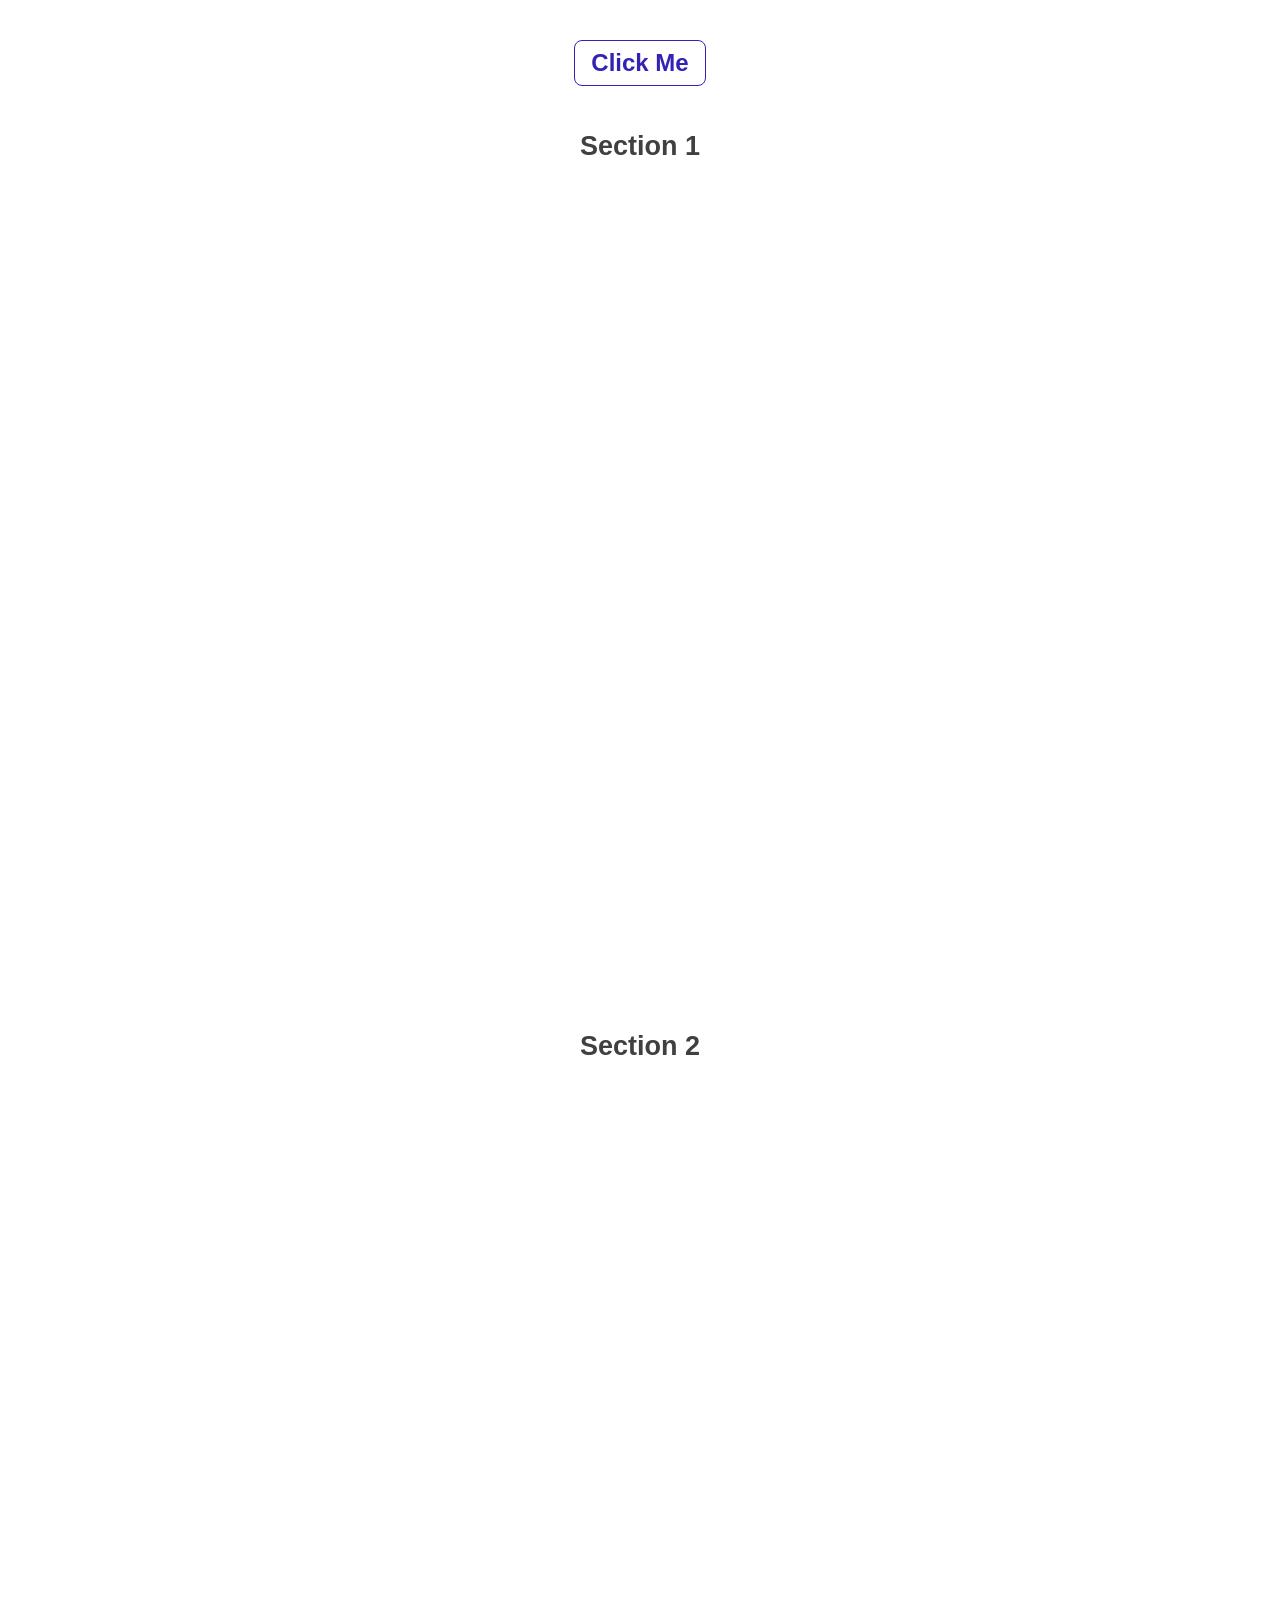
<file: docs/01_basic/index.html>
<!DOCTYPE html>
<html lang="en">
  <head>
    <meta charset="UTF-8">
    <meta name="viewport" content="width=device-width, initial-scale=1.0">
    <title>Programmatic Scroll Promises - 01 Basic</title>
    <link rel="stylesheet" href="../base.css">
    <link rel="stylesheet" href="./style.css">
  </head>
  <body>
    <main class="content">
      <button type="button" id="scrollButton" class="scroll-button">
        Click Me
      </button>
      <section>
        <h1>Section 1</h1>
      </section>
      <section id="section2">
        <h1>Section 2</h1>
      </section>
    </main>

    <script>
    const scrollButton = document.querySelector("#scrollButton");
    const target = document.querySelector("#section2");

    scrollButton.addEventListener("click", async () => {
      // awaitでスクロールの完了を待つ
      await window.scrollTo({
        top: target.offsetTop,
        behavior: "smooth",
      });
      // スクロールが完了したらalertを出す
      window.alert("scroll end!");
    });
    </script>
  </body>
</html>
</file>
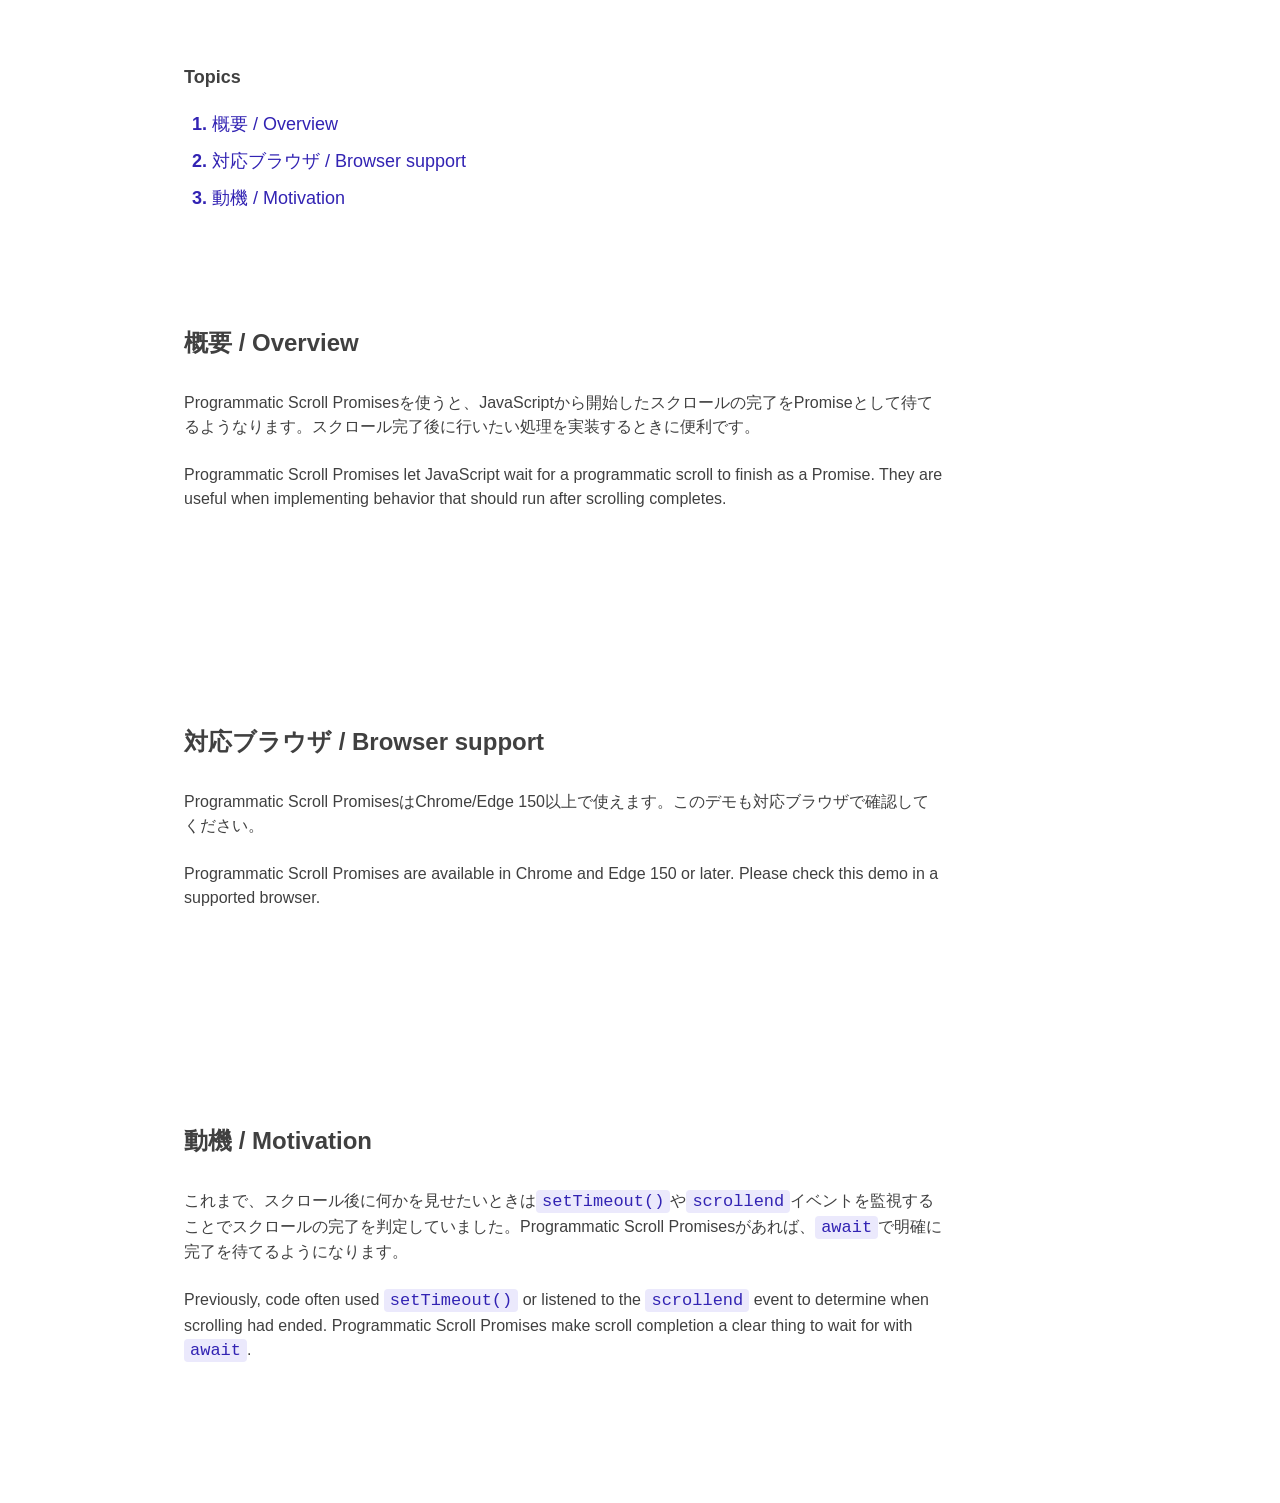
<file: docs/02_highlight/index.html>
<!DOCTYPE html>
<html lang="ja">
  <head>
    <meta charset="UTF-8">
    <meta name="viewport" content="width=device-width, initial-scale=1.0">
    <title>Programmatic Scroll Promises - 02 Highlight</title>
    <link rel="stylesheet" href="../base.css">
    <link rel="stylesheet" href="./style.css">
  </head>
  <body>
    <main class="content">
      <nav class="toc" aria-label="Topics">
        <p class="toc-title">Topics</p>
        <ol class="topic-list">
          <li><a href="#overview" class="topic-link"> 概要 / Overview </a></li>
          <li>
            <a href="#browsers" class="topic-link">
              対応ブラウザ / Browser support
            </a>
          </li>
          <li>
            <a href="#motivation" class="topic-link"> 動機 / Motivation </a>
          </li>
        </ol>
      </nav>

      <article class="article">
        <section id="overview" class="article-section">
          <h2 class="section-title">概要 / Overview</h2>
          <div class="section-body">
            <p>
              Programmatic Scroll
              Promisesを使うと、JavaScriptから開始したスクロールの完了をPromiseとして待てるようなります。スクロール完了後に行いたい処理を実装するときに便利です。
            </p>
            <p>
              Programmatic Scroll Promises let JavaScript wait for a
              programmatic scroll to finish as a Promise. They are useful when
              implementing behavior that should run after scrolling completes.
            </p>
          </div>
        </section>

        <section id="browsers" class="article-section">
          <h2 class="section-title">対応ブラウザ / Browser support</h2>
          <div class="section-body">
            <p>
              Programmatic Scroll PromisesはChrome/Edge
              150以上で使えます。このデモも対応ブラウザで確認してください。
            </p>
            <p>
              Programmatic Scroll Promises are available in Chrome and Edge 150
              or later. Please check this demo in a supported browser.
            </p>
          </div>
        </section>

        <section id="motivation" class="article-section">
          <h2 class="section-title">動機 / Motivation</h2>
          <div class="section-body">
            <p>
              これまで、スクロール後に何かを見せたいときは<code
                >setTimeout()</code
              >や<code
                >scrollend</code
              >イベントを監視することでスクロールの完了を判定していました。Programmatic
              Scroll Promisesがあれば、<code
                >await</code
              >で明確に完了を待てるようになります。
            </p>
            <p>
              Previously, code often used <code>setTimeout()</code> or listened
              to the <code>scrollend</code> event to determine when scrolling
              had ended. Programmatic Scroll Promises make scroll completion a
              clear thing to wait for with <code>await</code>.
            </p>
          </div>
        </section>
      </article>
    </main>

    <script>
    const topicLinks = document.querySelectorAll(".topic-link");
    const highlightedClass = "is-highlighted";

    const highlightTitle = (section) => {
      const currentTitle = document.querySelector(`.${highlightedClass}`);
      currentTitle?.classList.remove(highlightedClass);

      const title = section.querySelector(".section-title");
      title.classList.add(highlightedClass);
    };

    topicLinks.forEach((link) => {
      link.addEventListener("click", async (event) => {
        event.preventDefault();

        const section = document.querySelector(link.hash);
        await window.scrollTo({
          top: section.offsetTop,
          behavior: "smooth",
        });
        // スクロール後にハイライト
        highlightTitle(section);
      });
    });
    </script>
  </body>
</html>
</file>
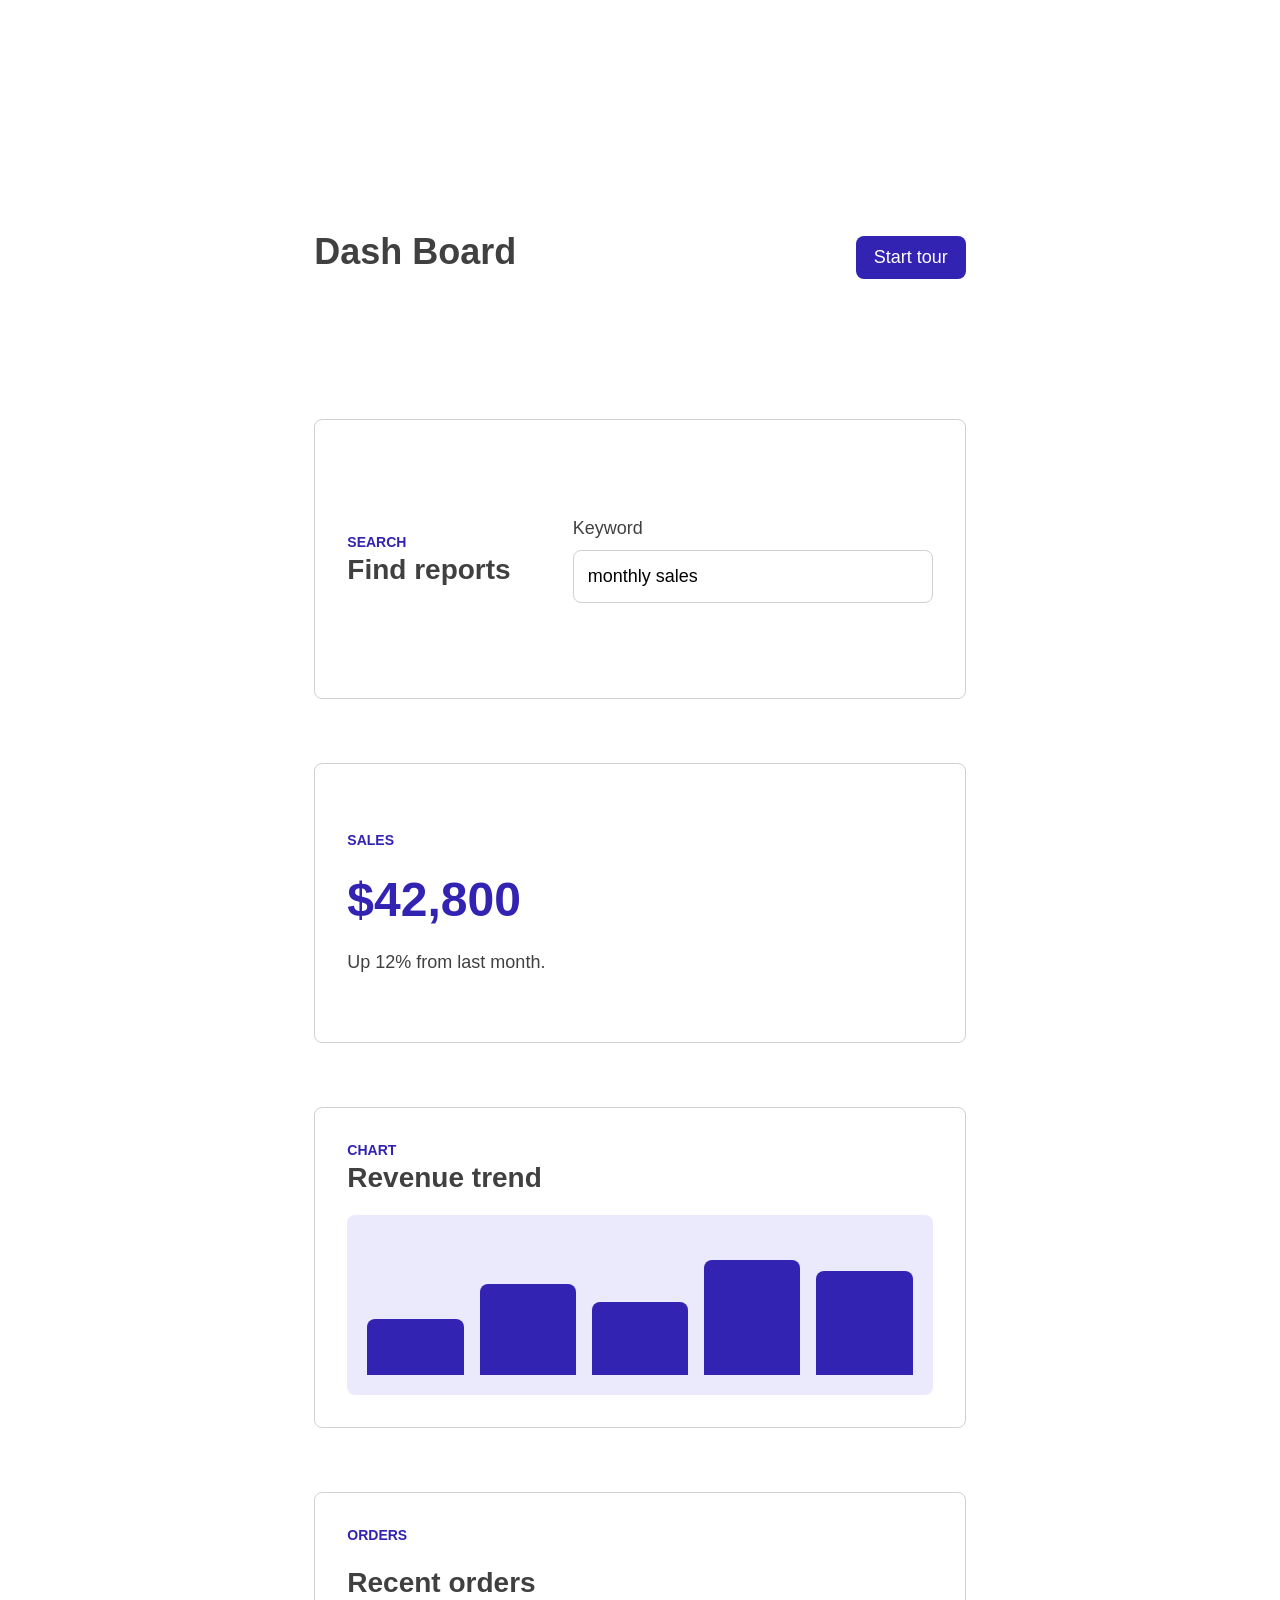
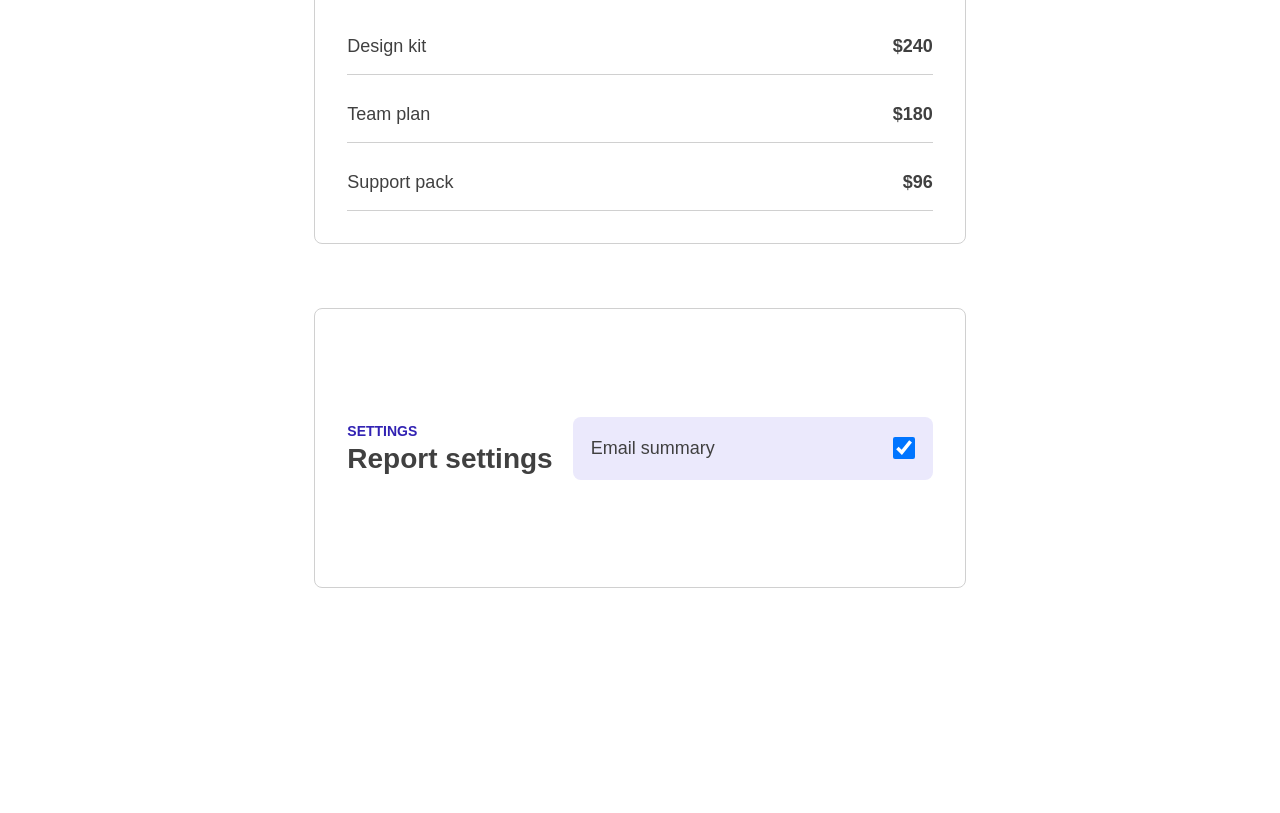
<file: docs/03_tour/index.html>
<!DOCTYPE html>
<html lang="en">
  <head>
    <meta charset="UTF-8">
    <meta name="viewport" content="width=device-width, initial-scale=1.0">
    <title>Programmatic Scroll Promises - 03 Tour</title>
    <link rel="stylesheet" href="../base.css">
    <link rel="stylesheet" href="./style.css">
  </head>
  <body>
    <main>
      <header class="header">
        <h1>Dash Board</h1>
        <button type="button" id="startTourButton" class="primary-button">
          Start tour
        </button>
      </header>
      <div class="dashboard">
        <section id="search" class="panel search-panel" data-tour-target>
          <div>
            <p class="panel-label">Search</p>
            <h2>Find reports</h2>
          </div>
          <label class="search-box">
            <span>Keyword</span>
            <input type="search" value="monthly sales">
          </label>
        </section>

        <section id="sales" class="panel metric-panel" data-tour-target>
          <p class="panel-label">Sales</p>
          <h2>$42,800</h2>
          <p>Up 12% from last month.</p>
        </section>

        <section id="chart" class="panel chart-panel" data-tour-target>
          <div>
            <p class="panel-label">Chart</p>
            <h2>Revenue trend</h2>
          </div>
          <div class="bar-chart" aria-label="Revenue chart">
            <span style="height: 40%"></span>
            <span style="height: 65%"></span>
            <span style="height: 52%"></span>
            <span style="height: 82%"></span>
            <span style="height: 74%"></span>
          </div>
        </section>

        <section id="orders" class="panel order-panel" data-tour-target>
          <p class="panel-label">Orders</p>
          <h2>Recent orders</h2>
          <ul class="order-list">
            <li><span>Design kit</span><strong>$240</strong></li>
            <li><span>Team plan</span><strong>$180</strong></li>
            <li><span>Support pack</span><strong>$96</strong></li>
          </ul>
        </section>

        <section id="settings" class="panel settings-panel" data-tour-target>
          <div>
            <p class="panel-label">Settings</p>
            <h2>Report settings</h2>
          </div>
          <label class="switch-row">
            <span>Email summary</span>
            <input type="checkbox" checked>
          </label>
        </section>
      </div>
    </main>

    <dialog id="tourPanel" class="tour-panel">
      <button
        type="button"
        id="closeButton"
        class="close-button"
        aria-label="Close tour"
      >
        <img src="./images/icon-close.svg" alt="">
      </button>
      <p id="tourProgress" class="tour-progress"></p>
      <p id="tourMessage" class="tour-message"></p>
      <div class="tour-actions">
        <button type="button" id="backButton" class="secondary-button">
          Back
        </button>
        <button type="button" id="nextButton" class="primary-button">
          Next
        </button>
      </div>
    </dialog>

    <script src="./script.js"></script>
  </body>
</html>
</file>
<file: docs/base.css>
:root {
  --color-primary: #3223b3;
  --color-secondary: #7c71f6;
  --color-primary-light: #ebe9fc;
  --color-text: #404040;
  --color-text-muted: #808080;
  --color-border: #d0d0d0;
  --color-white: #ffffff;
  --color-red: #ff0066;
  --color-secondary-hover: color-mix(
    var(--color-secondary) 30%,
    var(--color-white) 70%
  );
  --color-primary-hover: color-mix(
    var(--color-primary) 80%,
    var(--color-white) 20%
  );
}

* {
  &,
  &::before,
  &::after {
    margin: 0;
    padding: 0;
    box-sizing: border-box;
  }
}

body {
  font-size: 18px;
  line-height: 1.5;
  font-family:
    "Helvetica Neue", Arial, "Hiragino Kaku Gothic ProN", "Hiragino Sans",
    "Noto Sans JP", sans-serif;
  color: var(--color-text);
  display: flex;
  justify-content: center;
  background-color: var(--color-white);
}

button {
  cursor: pointer;
}
</file>
<file: docs/01_basic/style.css>
.content {
  display: grid;
  justify-items: center;
  width: 100%;
  padding: 40px;
}

button {
  border: solid 1px var(--color-primary);
  background: var(--color-white);
  padding: 8px 16px;
  font-size: 24px;
  color: var(--color-primary);
  font-weight: bold;
  border-radius: 8px;
  transition: background 0.2s;

  &:hover {
    background: var(--color-secondary-hover);
  }
}

section {
  height: 100vh;
  width: 100%;
  padding: 40px;
}

h1 {
  text-align: center;
}

.message {
  font-size: 40px;
  color: var(--color-red);
  text-align: center;
  margin-top: 40px;
}
</file>
<file: docs/02_highlight/style.css>
.content {
  width: min(100%, 960px);
  padding: 40px 24px 80px;
}

.toc {
  padding: 24px 0 56px;
}

.toc-title {
  font-weight: bold;
}

.topic-list {
  display: grid;
  gap: 10px;
  margin-top: 20px;
  padding-left: 28px;

  li::marker {
    color: var(--color-primary);
    font-weight: bold;
  }

  @media (width <= 480px) {
    font-size: 16px;
  }
}

.topic-link {
  color: var(--color-primary);
  text-decoration: none;
  border-bottom: 1px solid transparent;
  transition: border 0.2s;

  &:hover {
    border-color: var(--color-primary);
  }
}

.article {
  display: grid;
  gap: 96px;
}

.article-section {
  padding: 60px 0;
}

.section-title {
  position: relative;
  display: inline;
  font-size: 24px;
  line-height: 1.25;
  isolation: isolate;

  &::after {
    position: absolute;
    z-index: -1;
    left: 0;
    bottom: -4px;
    background-color: #ffeb3b;
    content: "";
    transform: scaleX(0);
    transform-origin: left center;
    width: 100%;
    height: 6px;
  }

  &.is-highlighted::after {
    animation: title-highlight 0.3s ease-out forwards;
  }

  @media (width <= 480px) {
    font-size: 18px;
  }
}

.section-body {
  display: grid;
  gap: 24px;
  max-width: 760px;
  margin-top: 32px;
  font-size: 16px;

  p {
    overflow-wrap: anywhere;
  }
}

code {
  padding: 2px 6px;
  border-radius: 4px;
  background-color: var(--color-primary-light);
  color: var(--color-primary);
  font-family: "SFMono-Regular", Consolas, "Liberation Mono", monospace;
  font-size: 17px;
}

@keyframes title-highlight {
  from {
    transform: scaleX(0);
  }

  to {
    transform: scaleX(1);
  }
}
</file>
<file: docs/03_tour/style.css>
main {
  padding: calc(100vh * 0.25) 40px;
}

.dashboard {
  display: grid;
  gap: 64px;
}

.header {
  display: grid;
  gap: 16px;
  grid-template-columns: 1fr auto;
  margin-bottom: 140px;
  align-items: end;
}

.panel-label,
.tour-progress {
  color: var(--color-primary);
  font-size: 14px;
  font-weight: bold;
  text-transform: uppercase;
}

button,
input {
  font: inherit;
  height: fit-content;
}

.primary-button,
.secondary-button {
  padding: 8px 18px;
  border-radius: 8px;
  transition: background 0.2s;
  width: 100%;
}

.primary-button {
  border: none;
  color: var(--color-white);
  background-color: var(--color-primary);

  &:disabled {
    cursor: no-drop;
    background-color: var(--color-text-muted);
  }

  @media (any-hover: hover) {
    &:not(:disabled):hover {
      background-color: var(--color-primary-hover);
    }
  }
}

.secondary-button {
  border: 1px solid var(--color-primary);
  color: var(--color-primary);
  background-color: var(--color-white);

  &:disabled {
    border: 1px solid var(--color-text-muted);
    color: var(--color-text-muted);
    cursor: no-drop;
  }

  @media (any-hover: hover) {
    &:not(:disabled):hover {
      background-color: var(--color-secondary-hover);
    }
  }
}

.panel {
  display: grid;
  gap: 20px;
  min-height: 280px;
  padding: 32px;
  border: 1px solid var(--color-border);
  border-radius: 8px;
  background-color: var(--color-white);
  transition:
    border-color 0.2s,
    box-shadow 0.2s;

  &.is-active {
    border-color: var(--color-primary);
    box-shadow: 0 0 8px var(--color-secondary);
  }

  h2 {
    font-size: 28px;
    line-height: 1.2;
  }

  @media (width <= 640px) {
    min-height: 240px;
    padding: 24px;
  }
}

.search-panel,
.settings-panel {
  grid-template-columns: 1fr minmax(240px, 360px);
  align-items: center;

  @media (width <= 640px) {
    grid-template-columns: 1fr;
  }
}

.search-box,
.switch-row {
  display: grid;
  gap: 8px;
}

.search-box {
  input {
    width: 100%;
    padding: 12px 14px;
    border: 1px solid var(--color-border);
    border-radius: 8px;
  }
}

.metric-panel {
  align-content: center;

  h2 {
    color: var(--color-primary);
    font-size: 48px;
  }
}

.chart-panel {
  align-content: space-between;
}

.bar-chart {
  display: flex;
  align-items: end;
  gap: 16px;
  height: 180px;
  padding: 20px;
  border-radius: 8px;
  background-color: var(--color-primary-light);

  span {
    flex: 1;
    min-width: 28px;
    border-radius: 8px 8px 0 0;
    background-color: var(--color-primary);
  }
}

.order-list {
  display: grid;
  gap: 12px;
  list-style: none;

  li {
    display: flex;
    justify-content: space-between;
    gap: 16px;
    padding: 14px 0;
    border-bottom: 1px solid var(--color-border);
  }
}

.switch-row {
  grid-template-columns: 1fr auto;
  align-items: center;
  padding: 18px;
  border-radius: 8px;
  background-color: var(--color-primary-light);

  input {
    width: 22px;
    height: 22px;
  }
}

.tour-panel {
  position: fixed;
  left: 24px;
  bottom: 24px;
  display: grid;
  gap: 16px;
  width: 320px;
  margin: 0;
  padding: 20px;
  border: 1px solid var(--color-primary);
  border-radius: 8px;
  background-color: var(--color-white);
  box-shadow: 0 18px 48px rgb(0 0 0 / 18%);
  height: 200px;

  &:not([open]) {
    display: none;
  }

  @media (width <= 640px) {
    bottom: 16px;
    width: calc(100vw - 32px);
  }
}

.close-button {
  position: absolute;
  top: 8px;
  right: 8px;
  display: grid;
  place-items: center;
  width: 32px;
  height: 32px;
  border: 0;
  border-radius: 8px;
  background-color: transparent;
  transition: background-color 0.2s;

  img {
    width: 18px;
    height: 18px;
  }

  @media (any-hover: hover) {
    &:hover {
      background-color: var(--color-primary-light);
    }
  }
}

.tour-message {
  font-size: 18px;
}

.tour-actions {
  gap: 10px;
  display: grid;
  grid-template-columns: 1fr 1fr;
}

@media (width <= 640px) {
  .dashboard {
    gap: 48px;
    padding: 24px 16px 180px;
  }
}
</file>
